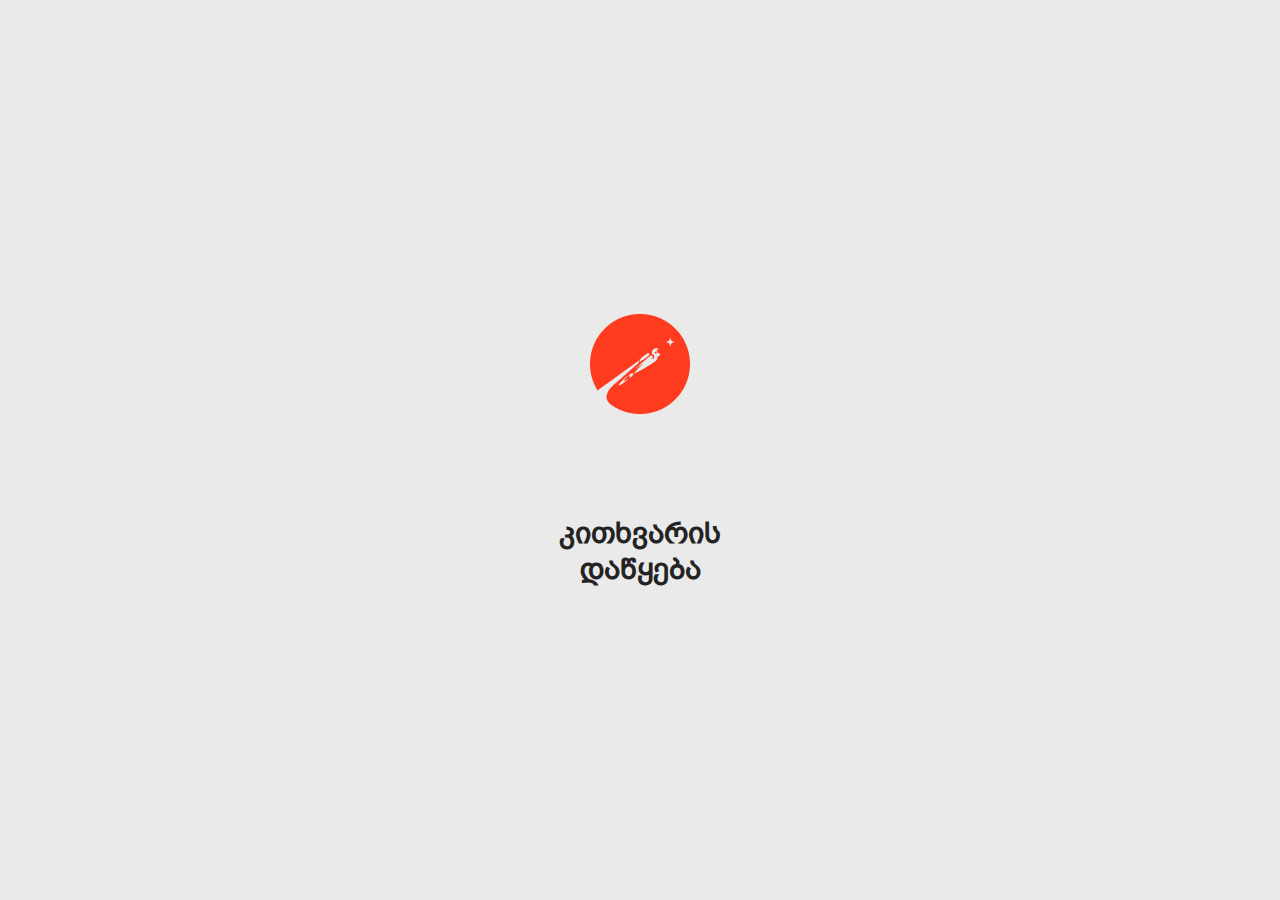
<file: index.html>
<!DOCTYPE html>
<html lang="en">
<head>
    <meta charset="UTF-8">
    <meta name="viewport" content="width=device-width, initial-scale=1.0">
    <title>COVID-QUESTIONARY</title>
    <link rel="stylesheet" href="common.css">
    <link rel="stylesheet" href="index.css">
</head>
<body>
    <img src="./assets/logo.png" alt="company logo" class="logo">
    <a href="./pages/Personal/personal.html" class="start-btn"> კითხვარის <br> დაწყება </a>


    <script src="script.js"></script>

</body>
</html>
</file>
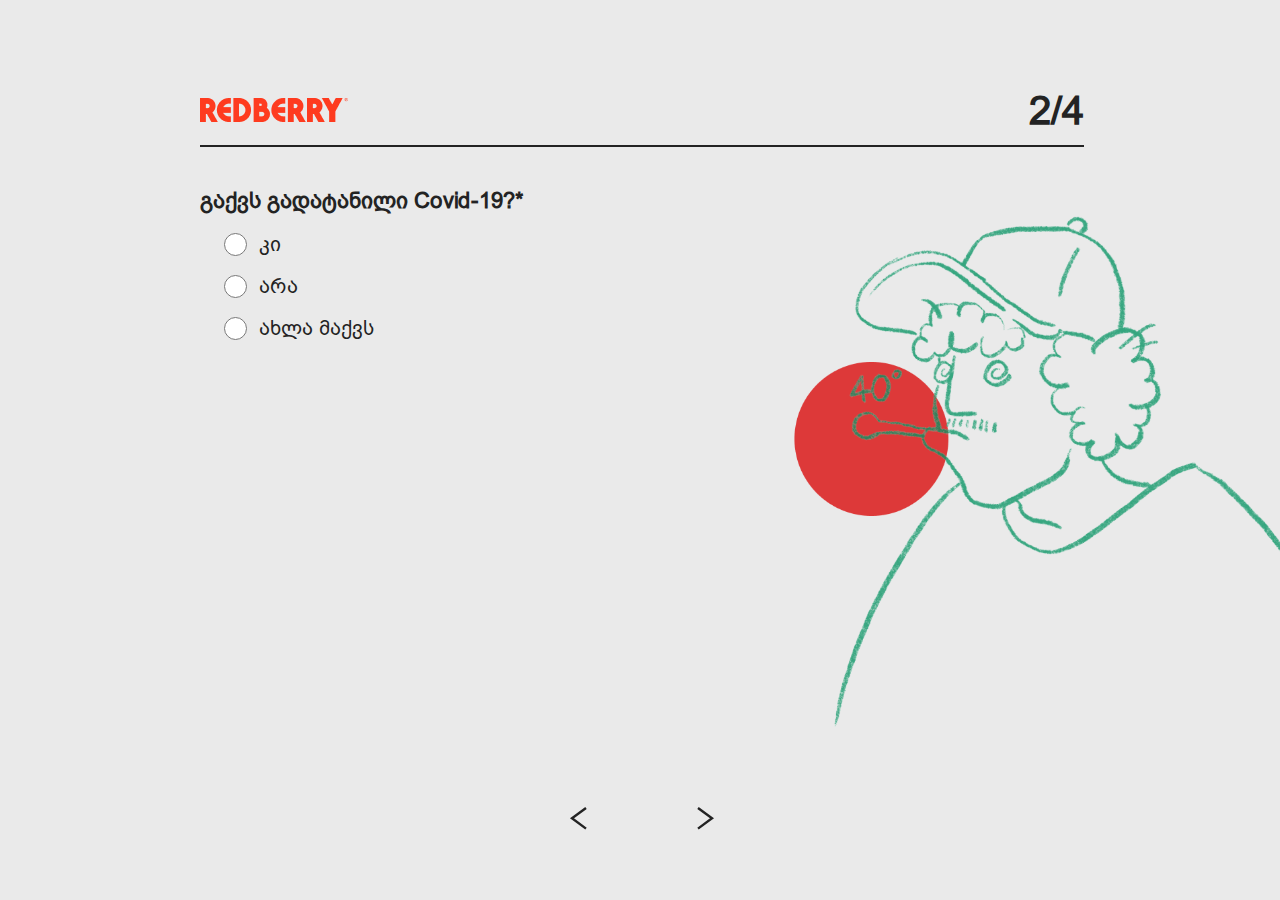
<file: pages/Covid/covid.html>
<!DOCTYPE html>
<html lang="en">
<head>
    <meta charset="UTF-8">
    <meta name="viewport" content="width=device-width, initial-scale=1.0">
    <title>COVID-QUESTIONARY</title>
    <link rel="stylesheet" href="../../common.css">
    <link rel="stylesheet" href="covid.css">
</head>
<body>
    <main>
        <header>
            <div class="header-top">
                <img src="../../assets/title.png" alt="company title">
                <span> 2/4 </span>
            </div>
            <hr>
        </header>

        <section class="content">
            <form>
                <h2> გაქვს გადატანილი Covid-19?* </h2>
                <div class="input-box">
                    <input type="radio" name="covid_status" id="covid_yes">
                    <label for="covid_yes"> კი </label>
                </div>
                <div class="input-box">
                    <input type="radio" name="covid_status" id="covid_no">
                    <label for="covid_no"> არა </label>
                </div>
                <div class="input-box">
                    <input type="radio" name="covid_status" id="covid_now">
                    <label for="covid_now"> ახლა მაქვს </label>
                </div>
                <h2 class="test-question"> ანტისხეულების ტესტი გაქვს გაკეთებული?* </h2>
                <div class="input-box test-box">
                    <input type="radio" name="test_status" id="test_yes">
                    <label for="test_yes"> კი </label>
                </div>
                <div class="input-box test-box">
                    <input type="radio" name="test_status" id="test_no">
                    <label for="test_no"> არა </label>
                </div>
                <h2 class="test-amount-title"> თუ გახსოვს, გთხოვ მიუთითე ტესტის მიახლოებითი 
                რიცხვი და ანტისხეულების რაოდენობა* </h2>
                <input type="text" name="test_date" class="inputs" id="test_date" placeholder="რიცხვი">
                <input type="text" name="amount" class="inputs" id="amount" placeholder="ანტისხეულების რაოდენობა">
                <h2 class="covid-date"> მიუთითე მიახლოებითი პერიოდი (დღე/თვე/წელი) როდის გქონდა Covid-19* </h2>
                <input type="text" name="covid-date" class="inputs" id="covid-date" placeholder="დდ/თთ/წწ">
            </form>
            <img src="../../assets/temperature.png" alt="thermometer" class="info-img">
        </section>
        
        <div class="buttons">
            <button class="next-btn" onclick="onPreviousPage()">
                <svg   
                    width="18" 
                    height="23" 
                    viewBox="0 0 18 23" 
                    fill="none" 
                    xmlns="http://www.w3.org/2000/svg">
                        <path 
                            d="M17 1L3 11.3158L17 21.6316" 
                            stroke="#232323" 
                            stroke-width="2.4"
                        />
                    </svg>
            </button>

            <button class="next-btn" onclick="onNextPage()">
                <svg 
                    width="18" 
                    height="23" 
                    viewBox="0 0 18 23" 
                    fill="none" 
                    xmlns="http://www.w3.org/2000/svg"
                >
                    <path 
                        d="M1 1L15 11.3158L1 21.6316"
                        stroke="#232323" 
                        stroke-width="2.4"
                    />
                </svg>
            </button>
        </div>
    </main>


    <script src="./covid.js"></script>
</body>
</html>
</file>
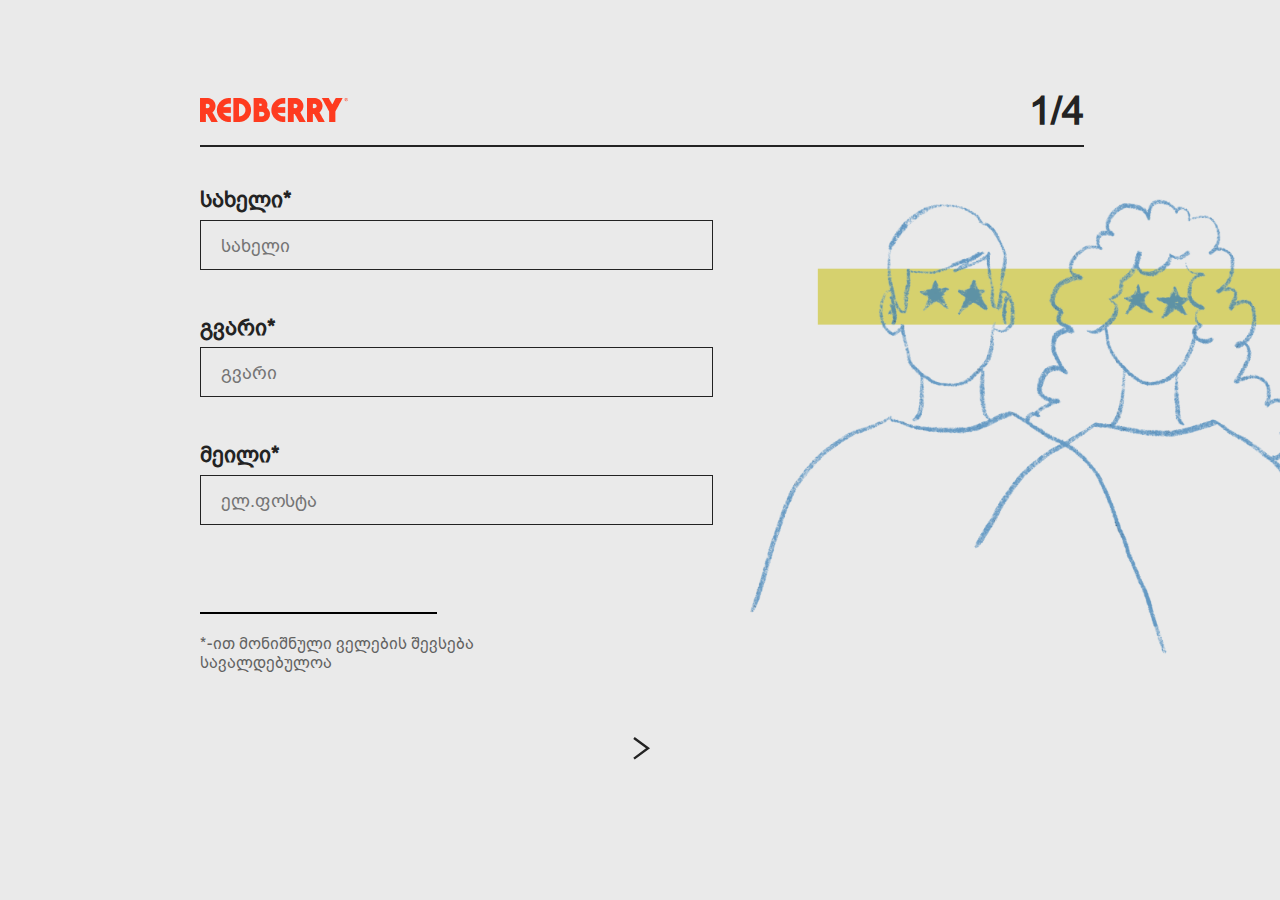
<file: pages/Personal/personal.html>
<!DOCTYPE html>
<html lang="en">
<head>
    <meta charset="UTF-8">
    <meta name="viewport" content="width=device-width, initial-scale=1.0">
    <title>COVID-QUESTIONARY</title>
    <link rel="stylesheet" href="../../common.css">
    <link rel="stylesheet" href="personal.css">
</head>
<body>
    <main>
        <header>
            <div class="header-top">
                <img src="../../assets/title.png" alt="company title">
                <span> 1/4 </span>
            </div>
            <hr>
        </header>

        <section class="content">
            <form>
                <label for="name"> სახელი* </label>
                <input type="text" id="name" name="name" placeholder="სახელი">
                <div class="error-box">
                    <p class="error" id="name-error"></p>
                </div>
                <label for="surname"> გვარი* </label>
                <input type="text" id="surname" name="surname" placeholder="გვარი">
                <div class="error-box">
                    <p class="error"  id="surname-error"></p>
                </div>
                <label for="email"> მეილი* </label>
                <input type="email" id="email" name="email" placeholder="ელ.ფოსტა">
                <div class="error-box">
                    <p class="error"  id="email-error"></p>
                </div>
                <hr>
                <p class="warning"> *-ით მონიშნული ველების შევსება <br> სავალდებულოა </p>
            </form>
            <img src="../../assets/persons.png" alt="people photo" class="info-img">
        </section>

        <button class="next-btn" onclick="onNextPage()">
            <svg 
                width="18" 
                height="23" 
                viewBox="0 0 18 23" 
                fill="none" 
                xmlns="http://www.w3.org/2000/svg"
            >
                <path 
                    d="M1 1L15 11.3158L1 21.6316"
                    stroke="#232323" 
                    stroke-width="2.4"
                />
            </svg>
        </button>
    </main>

    <script src="../../script.js" type="module"></script>
    <script src="./personal.js" type="module"></script>
</body>
</html>
</file>
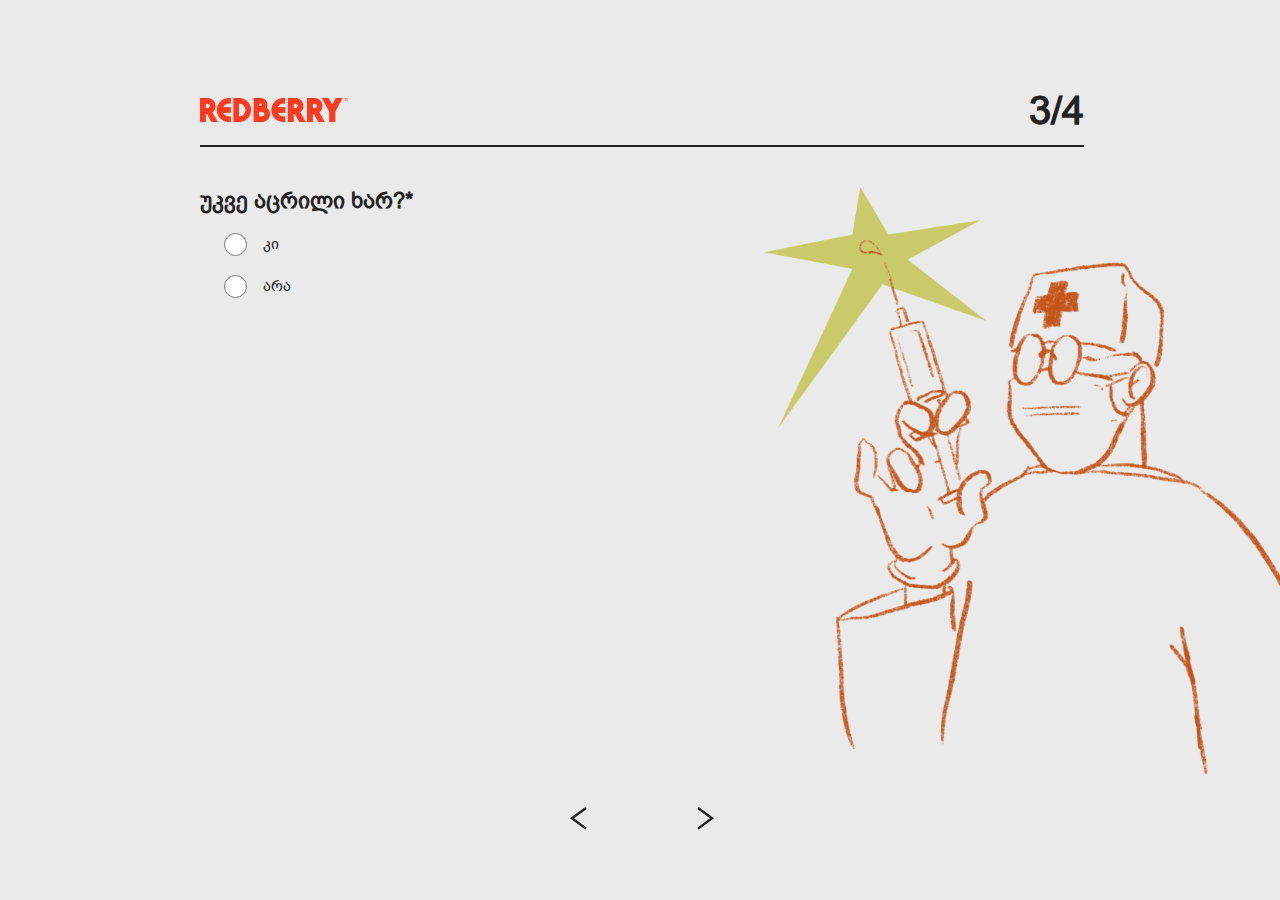
<file: pages/Vaccine/vaccine.html>
<!DOCTYPE html>
<html lang="en">
<head>
    <meta charset="UTF-8">
    <meta name="viewport" content="width=device-width, initial-scale=1.0">
    <title>COVID-QUESTIONARY</title>
    <link rel="stylesheet" href="../../common.css">
    <link rel="stylesheet" href="vaccine.css">
</head>
<body>
    <main>
        <header>
            <div class="header-top">
                <img src="../../assets/title.png" alt="company title">
                <span> 3/4 </span>
            </div>
            <hr>
        </header>

        <section class="content">
            <form>
                <h2> უკვე აცრილი ხარ?* </h2>
                <div class="input-box">
                    <input type="radio" name="vaccine_status" id="vaccine_yes">
                    <label for="vaccine_status"> კი </label>
                </div>
                <div class="input-box">
                    <input type="radio" name="vaccine_status" id="vaccine_no">
                    <label for="vaccine_status"> არა </label>
                </div>
                <h2 class="stage-question"> აირჩიე რა ეტაპზე ხარ* </h2>
                <div class="input-box stage-box">
                    <input type="radio" name="test_status" id="test_first">
                    <label for="test_yes"> პირველი დოზა და დარეგისტრირებული ვარ მეორეზე </label>
                </div>
                <div class="input-box stage-box">
                    <input type="radio" name="test_status" id="test_full">
                    <label for="test_no"> სრულად აცრილი ვარ </label>
                </div>
                <div class="input-box stage-box">
                    <input type="radio" name="test_status" id="test_wait">
                    <label for="test_no"> პირველი დოზა და არ დავრეგისტრირებულვარ მეორეზე </label>
                </div>
                <h2 class="wait-question"> რას ელოდები?* </h2>
                <div class="input-box wait-box">
                    <input type="radio" name="status" id="register">
                    <label for="test_yes"> დარეგისტრირებული ვარ და ველოდები რიცხვს </label>
                </div>
                <div class="input-box wait-box">
                    <input type="radio" name="status" id="no">
                    <label for="test_no"> არ ვგეგმავ </label>
                </div>
                <div class="input-box wait-box">
                    <input type="radio" name="status" id="wait">
                    <label for="test_no"> გადატანილი მაქვს და ვგეგმავ აცრას </label>
                </div>        
            </form>
            <img src="../../assets/doctor.png" alt="thermometer" class="info-img">
        </section>
        
        <div class="buttons">
            <button class="next-btn" onclick="onPreviousPage()">
                <svg   
                    width="18" 
                    height="23" 
                    viewBox="0 0 18 23" 
                    fill="none" 
                    xmlns="http://www.w3.org/2000/svg">
                        <path 
                            d="M17 1L3 11.3158L17 21.6316" 
                            stroke="#232323" 
                            stroke-width="2.4"
                        />
                    </svg>
            </button>

            <button class="next-btn" onclick="onNextPage()">
                <svg 
                    width="18" 
                    height="23" 
                    viewBox="0 0 18 23" 
                    fill="none" 
                    xmlns="http://www.w3.org/2000/svg"
                >
                    <path 
                        d="M1 1L15 11.3158L1 21.6316"
                        stroke="#232323" 
                        stroke-width="2.4"
                    />
                </svg>
            </button>
        </div>
    </main>


    <script src="./vaccine.js"></script>
</body>
</html>
</file>
<file: common.css>
@font-face {
    font-family: "BPG Arial";
    src: url(./assets/font/bpg_arial_2009.ttf) format("opentype");
}


* {
    margin: 0;
    padding: 0;
    box-sizing: border-box;
    font-family: "BPG Arial";
}

:root {
    --background: #EAEAEA;
    --darkText: #232323;
    --dark: #000000;
    --warning: #626262;
    --error: #F15524;
}

body {
    width: 100vw;
    height: 100vh;
    background-color: var(--background);
}
</file>
<file: index.css>
body {
    display: flex;
    flex-direction: column;
    gap: 101px;
    justify-content: center;
    align-items: center;
}

.logo {
    width: 100px;
}

.start-btn {
    font-size: 30px;
    line-height: 36px;
    font-weight: 700;
    text-decoration: none;
    color: var(--darkText);
    text-align: center;
}
</file>
<file: pages/Covid/covid.css>
main {
    width: 100%;
    height: 100%;
    padding: 90px 196px 104px 200px;
    display: flex;
    flex-direction: column;
}

header,
.header-top {
    width: 100%;
}

.header-top {
    display: flex;
    align-items: center;
    justify-content: space-between;
}

.header-top span {
    font-size: 40px;
    font-weight: 700;
    line-height: 40px;
    color: var(--darkText);
}

header hr {
    border: 1.8px solid var(--darkText);
    margin-top: 15px;
}

.content {
    display: flex;
    margin-top: 40px;
}

.info-img {
    width: 901px;
    height: 600px;
    margin-left: 60px;
}

.next-btn {
    background-color: transparent;
    border: none;
    cursor: pointer;
    margin-top: 20px;
}

.content form h2 {
    width: 480px;
    font-size: 22px;
    font-weight: 700;
    line-height: 27px;
    color: var(--darkText);
}

.input-box {
    margin: 18px 0 0 24px;
    display: flex;
    align-items: center;
}

.input-box input {
    width: 23px;
    height: 23px;
}

.input-box label {
    font-size: 20px;
    font-weight: 400;
    line-height: 24px;
    color: var(--darkText);
    margin-left: 12px;
}

.test-question {
    display: none;
    margin-top: 36px;
}

.test-question.active {
    display: block;
}

.test-box {
    display: none;
}

.test-box.active {
    display: block;
}

.test-amount-title {
    margin-top: 36px;
    font-size: 22px;
    font-weight: 700;
    line-height: 27px;
    margin-bottom: 30px;
    display: none;
}

.test-amount-title.active {
    display: block;
}

.inputs {
    width: 380px;
    height: 36px;
    margin: 20px 0 0 36px;
    padding-left: 14px;
    display: none;
}

.inputs.active {
    display: block;
}

.covid-date {
    margin-top: 36px;
    font-size: 22px;
    font-weight: 700;
    line-height: 27px;
    margin-bottom: 30px;
    display: none;
}

.covid-date.active {
    display: block;
}

.buttons {
    display: flex;
    justify-content: center;
    gap: 110px;
}
</file>
<file: pages/Personal/personal.css>
main {
    width: 100%;
    height: 100%;
    padding: 90px 196px 104px 200px;
    display: flex;
    flex-direction: column;
}

header,
.header-top {
    width: 100%;
}

.header-top {
    display: flex;
    align-items: center;
    justify-content: space-between;
}

.header-top span {
    font-size: 40px;
    font-weight: 700;
    line-height: 40px;
    color: var(--darkText);
}

header hr {
    border: 1.8px solid var(--darkText);
    margin-top: 15px;
}

.content {
    display: flex;
}

form {
    display: flex;
    flex-direction: column;
    margin-top: 42px;
}

form label {
    font-weight: 700;
    font-size: 22px;
    line-height: 22.55px;
    color: var(--darkText);
}

form input {
    width: 513px;
    height: 50px;
    font-weight: 400;
    font-size: 18px;
    line-height: 21.73px;
    color: var(--darkText);
    outline: none;
    border: 0.8px solid var(--darkText);
    background: transparent;
    padding: 11px 20px 9px 20px;
    margin-top: 8px;
}

/* #name,
#surname {
    margin-bottom: 47px;
} */

form hr {
    width: 237px;
    border: 0.8px solid var(--dark);
    margin-top: 40px;
}

.info-img {
    width: 901px;
    height: 620px;
    margin-top: -50px;
    margin-left: 10px;
}

.warning {
    font-weight: 400;
    font-size: 16px;
    line-height: 19.31px;
    margin-top: 20px;
    color: var(--warning);
}

.next-btn {
    background-color: transparent;
    border: none;
    cursor: pointer;
    margin-top: 20px;
}

.error-box {
    width: fit-content;
    height: 20px;
    margin-bottom: 27px;
}

.error {
    font-weight: 400;
    font-size: 16px;
    line-height: 19.31px;
    color: var(--error);
}
</file>
<file: pages/Vaccine/vaccine.css>
main {
    width: 100%;
    height: 100%;
    padding: 90px 196px 104px 200px;
    display: flex;
    flex-direction: column;
}

header,
.header-top {
    width: 100%;
}

.header-top {
    display: flex;
    align-items: center;
    justify-content: space-between;
}

.header-top span {
    font-size: 40px;
    font-weight: 700;
    line-height: 40px;
    color: var(--darkText);
}

header hr {
    border: 1.8px solid var(--darkText);
    margin-top: 15px;
}

.content {
    display: flex;
    margin-top: 40px;
}

.info-img {
    width: 901px;
    height: 600px;
    margin-left: 60px;
}

.next-btn {
    background-color: transparent;
    border: none;
    cursor: pointer;
    margin-top: 20px;
}

.content form h2 {
    width: 480px;
    font-size: 22px;
    font-weight: 700;
    line-height: 27px;
    color: var(--darkText);
}

.input-box {
    margin: 18px 0 0 24px;
    display: flex;
    align-items: center;
}

.input-box input {
    width: 23px;
    height: 23px;
}

.input-box label {
    font-size: 14.5px;
    font-weight: 400;
    line-height: 24px;
    color: var(--darkText);
    margin-left: 16px;
}

.stage-question,
.wait-question {
    display: none;
    margin-top: 36px;
}

.stage-question.active,
.wait-question.active{
    display: block;
}


.stage-box,
.wait-box {
    display: none;
}

.stage-box.active,
.wait-box.active {
    display: block;
}

.buttons {
    display: flex;
    justify-content: center;
    gap: 110px;
}
</file>
